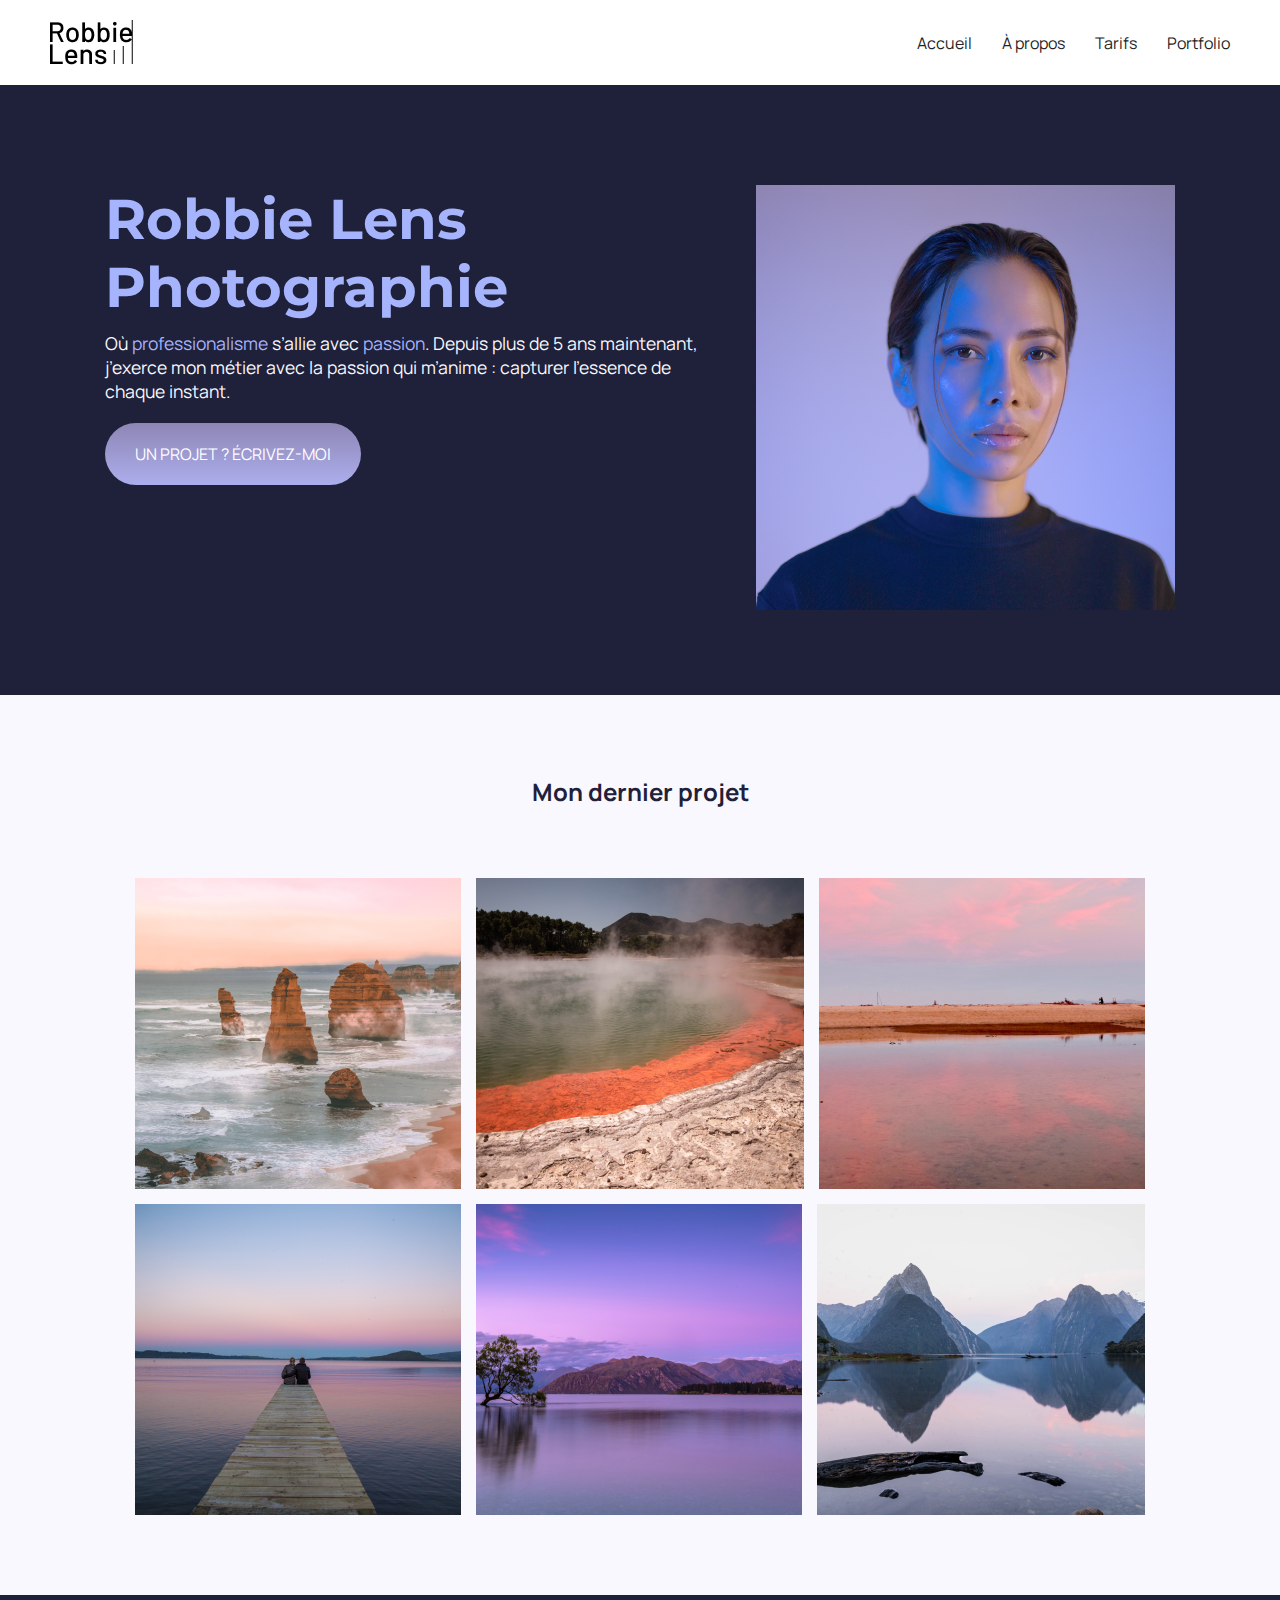
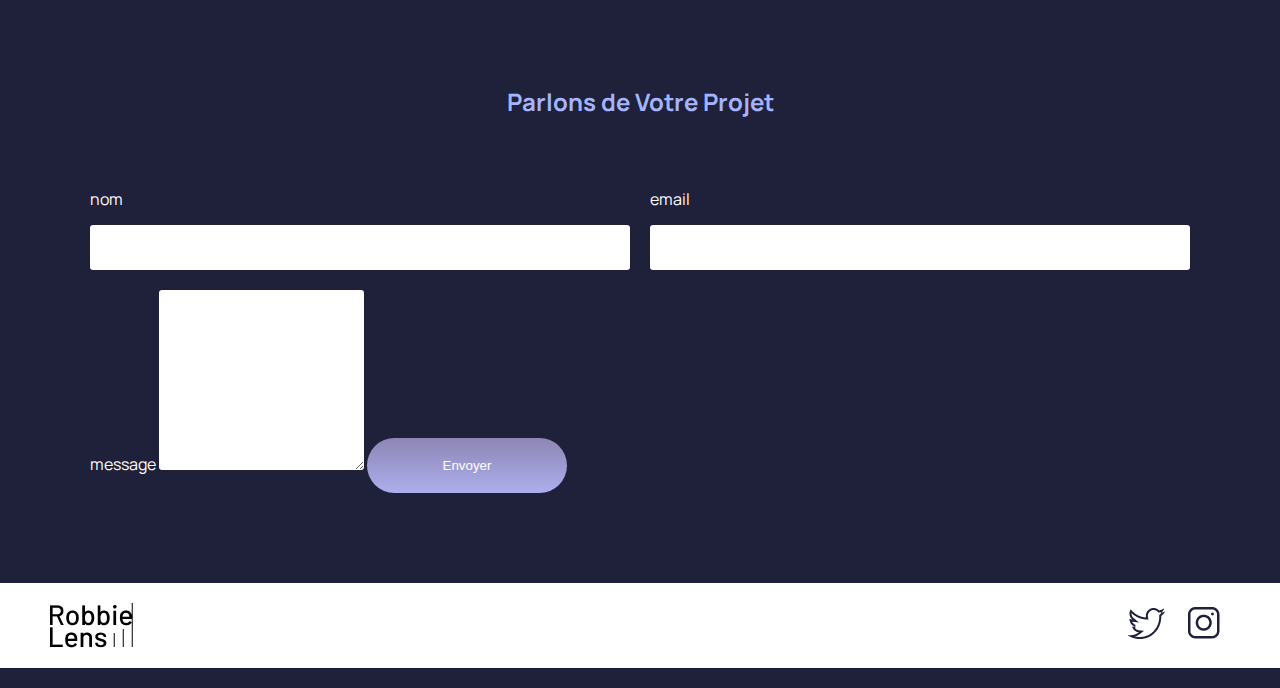
<file: index.html>
<!DOCTYPE html>
<html lang="fr">
  <head>
    <meta charset="utf-8" />
    <title>Accueil - Robbie Lens Photographie</title>
    <link href="assets/css/style.css" rel="stylesheet" />
    <link rel="preconnect" href="https://fonts.googleapis.com" />
    <link rel="preconnect" href="https://fonts.gstatic.com" crossorigin />
    <meta name="viewport" content="width=device-width, initial-scale=1.0">
    <link
      href="https://fonts.googleapis.com/css2?family=Manrope&family=Montserrat&display=swap"
      rel="stylesheet"
    />
  </head>

  <body>
    <div class="entete">
      <img src="assets/Images/logo.png" alt="Logo Robbie Lens" />
      <nav>
        <a href="about.html">Accueil</a>
        <a href="about.html">À propos</a>
        <a href="#">Tarifs</a>
        <a href="portfolio.html">Portfolio</a>
      </nav>
    </div>
    <main>
      <section class="principal">
        <div class="content1">
          <h1>Robbie Lens Photographie</h1>
          <p>
            Où <em>professionalisme</em> s’allie avec <em>passion</em>. Depuis
            plus de 5 ans maintenant, j’exerce mon métier avec la passion qui
            m’anime : capturer l’essence de chaque instant.
          </p>
          <a href="" class="cta">UN PROJET ? ÉCRIVEZ-MOI</a>
        </div>
        <div class="content2">
          <img
            src="assets/Images/robbie-lens.png"
            alt="Portrait avec effet de la photographe Robbie Lens"
          />
        </div>
      </section>
      <section class="last-projects">
        <h2>Mon dernier projet</h2>
        <div class="first-line">
          <img src="assets/Images/Rectangle1.png" alt="" />
          <img src="assets/Images/Rectangle 2.png" alt="" />
          <img src="assets/Images/Rectangle 3.png" alt="" />
        </div>
        <div class="second-line">
          <img src="assets/Images/Rectangle 4.png" alt="" />
          <img src="assets/Images/Rectangle 5.png" alt="" />
          <img src="assets/Images/Rectangle 6.png" alt="" />
        </div>
      </section>

      <section class="contact">
        <h2>Parlons de Votre Projet</h2>
        
        <form action="" method="get">
          <div class="form-nom-email">
            <div class="form-column">
              <label for="nom">nom</label>
              <input type="text" name="nom" id="nom">
            </div>
            <div class="form-column">
              <label for="mail">email</label>
              <input type="email" name="mail" id="mail">
            </div>
          </div>
        
            <label for="message">message</label>
            <textarea name="message" id="message" rows="10"></textarea>
    
          
          <input type="submit" value="Envoyer" class="cta">
        </form>
      </section>
    </main>

    <footer class="pied-de-page">
      <img src="assets/Images/logo.png" alt="Logo Robbie Lens" />
      <div class="logos">
        <a class="icon" target="_blank" href="https://twitter.com/">
          <img src="assets/Images/twitter.png" alt="Logo Twitter" />
        </a>
        <a class="icon" target="_blank" href="https://www.instagram.com/">
          <img src="assets/Images/instagram.png" alt="Logo Instagram" />
        </a>
      </div>
    </footer>
  </body>
</html>
</file>
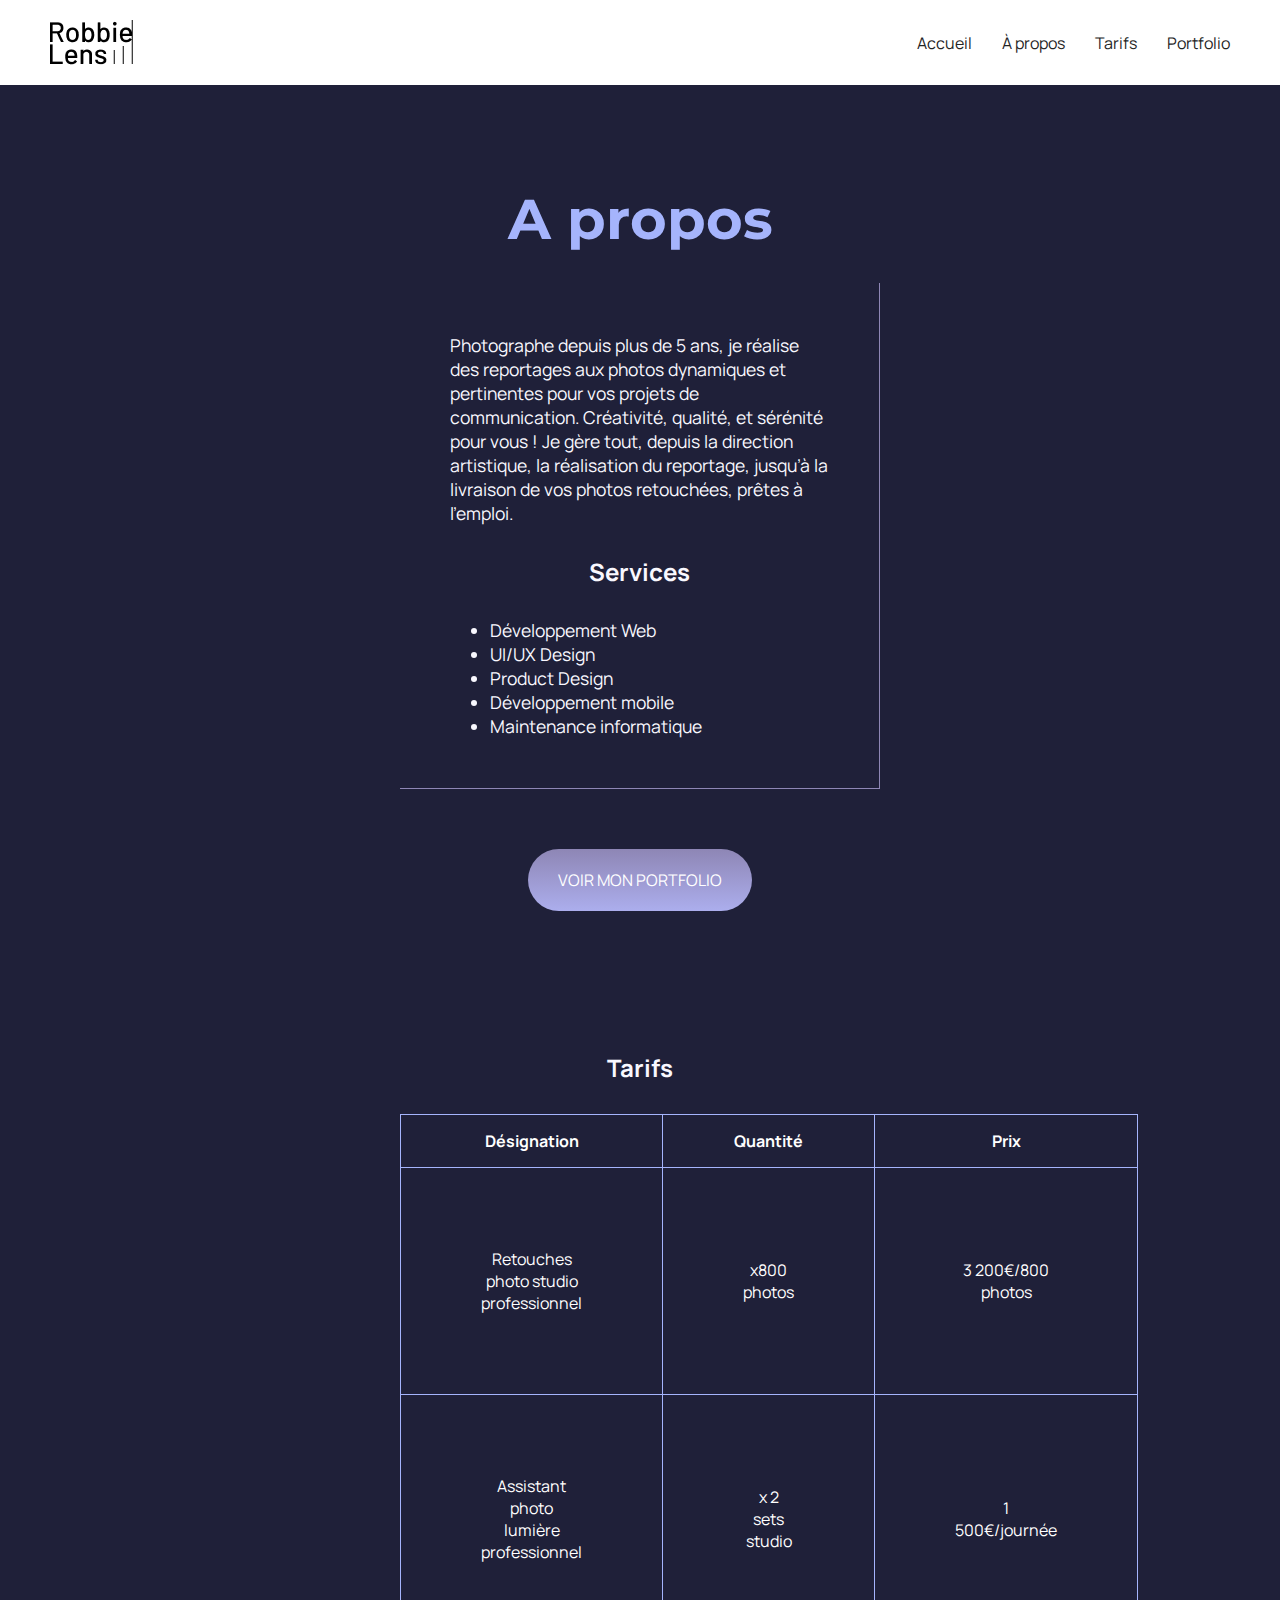
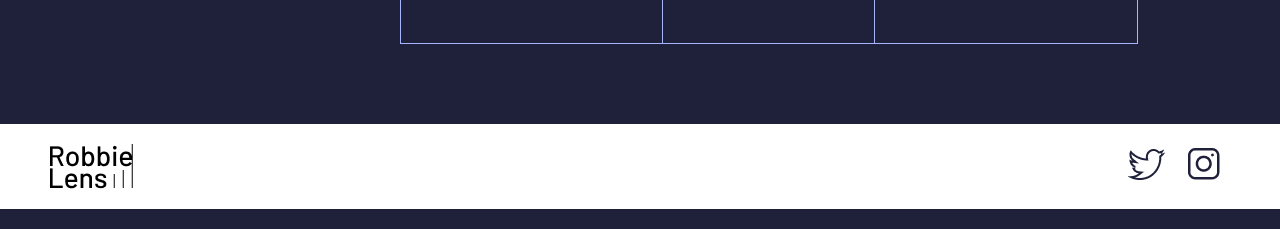
<file: about.html>
<!DOCTYPE html>
<html lang="fr">

<head>
    <meta charset="utf-8" />
    <title>A propos de moi</title>
    <link href="assets/css/style.css" rel="stylesheet" />
    <link rel="preconnect" href="https://fonts.googleapis.com" />
    <link rel="preconnect" href="https://fonts.gstatic.com" crossorigin />
    <link
      href="https://fonts.googleapis.com/css2?family=Manrope&family=Montserrat&display=swap"
      rel="stylesheet"
    />
</head>

<body>
  
    <div class="entete">
        <img src="assets/Images/logo.png" alt="Logo Robbie Lens" />
        <nav>
          <a href="about.html">Accueil</a>
          <a href="about.html">À propos</a>
          <a href="#">Tarifs</a>
          <a href="portfolio.html">Portfolio</a>
        </nav>
      </div>
    <main class="about-main">
        <section>
            <h1 class="about">A propos</h1>
<!-- carre-contenu -->
<div class="skills">
    <p>
        Photographe depuis plus de 5 ans, je réalise des reportages aux photos dynamiques et pertinentes pour vos
        projets de communication. Créativité, qualité, et sérénité pour vous ! Je gère tout, depuis la direction
        artistique, la réalisation du reportage, jusqu’à la livraison de vos photos retouchées, prêtes à l’emploi.
    </p>
    <h2 class="about">Services</h2>
    <ul>
        <li>Développement Web</li>
        <li>UI/UX Design</li>
        <li>Product Design</li>
        <li>Développement mobile</li>
        <li>Maintenance informatique</li>
    </ul>
</div>
        <div class="btn-cta">
            <a href="portfolio.html" class="cta">VOIR MON PORTFOLIO</a>
        </div>
        </section>

        <section class="tarif">
            <h2 class="about">Tarifs</h2>
            <table>
                <tr>
                    <th>Désignation</th>
                    <th>Quantité</th>
                    <th>Prix</th>
                    <tr>
                        <td>Retouches photo studio professionnel</td>
                        <td>x800 photos</td>
                        <td>3 200€/800 photos</td>
                    </tr>
                    <tr>
                        <td>Assistant photo lumière professionnel</td>
                        <td>x 2 sets studio</td>
                        <td>1 500€/journée</td>
                    </tr>
                </tr>
            </table>
        </section>
</main>
<footer class="pied-de-page">
    <img src="assets/Images/logo.png" alt="Logo Robbie Lens" />
    <div class="logos">
      <a class="icon" target="_blank" href="https://twitter.com/">
        <img src="assets/Images/twitter.png" alt="Logo Twitter" />
      </a>
      <a class="icon" target="_blank" href="https://www.instagram.com/">
        <img src="assets/Images/instagram.png" alt="Logo Instagram" />
      </a>
    </div>
  </footer>

</body>

</html>
</file>
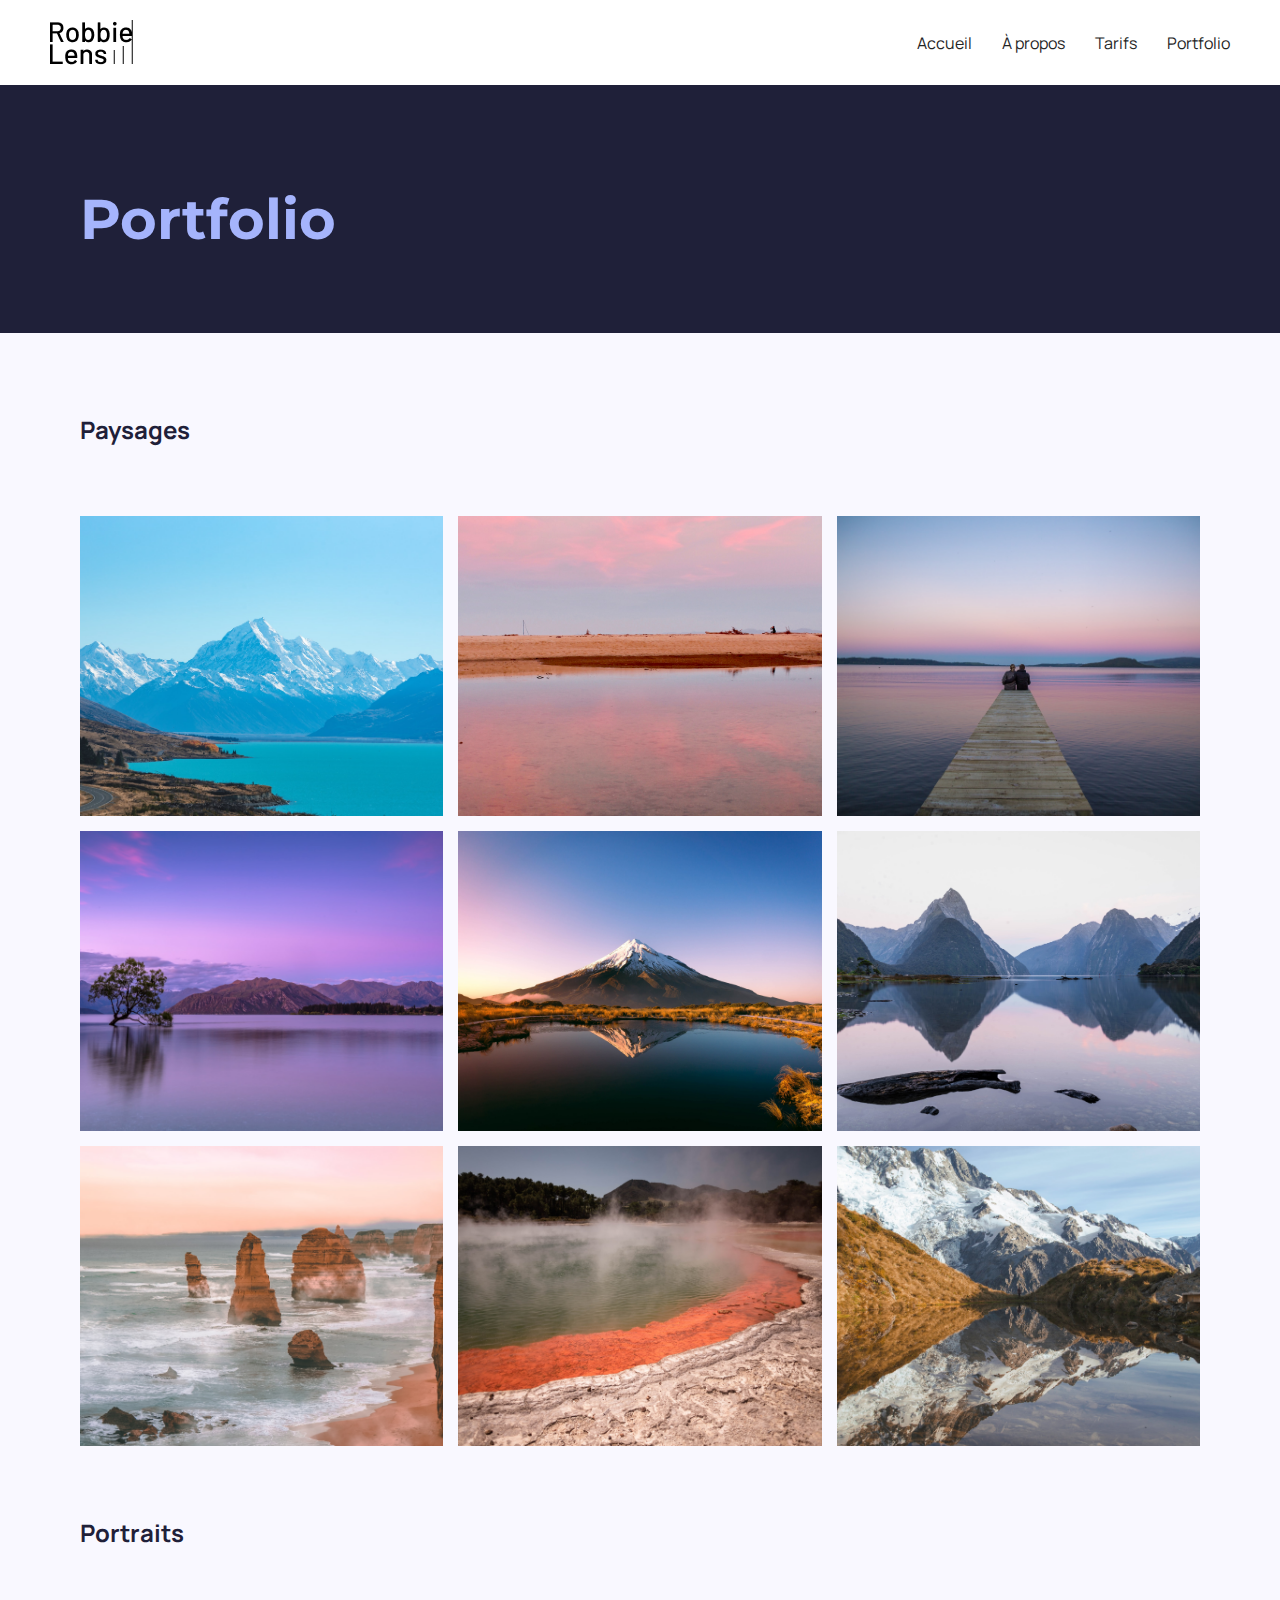
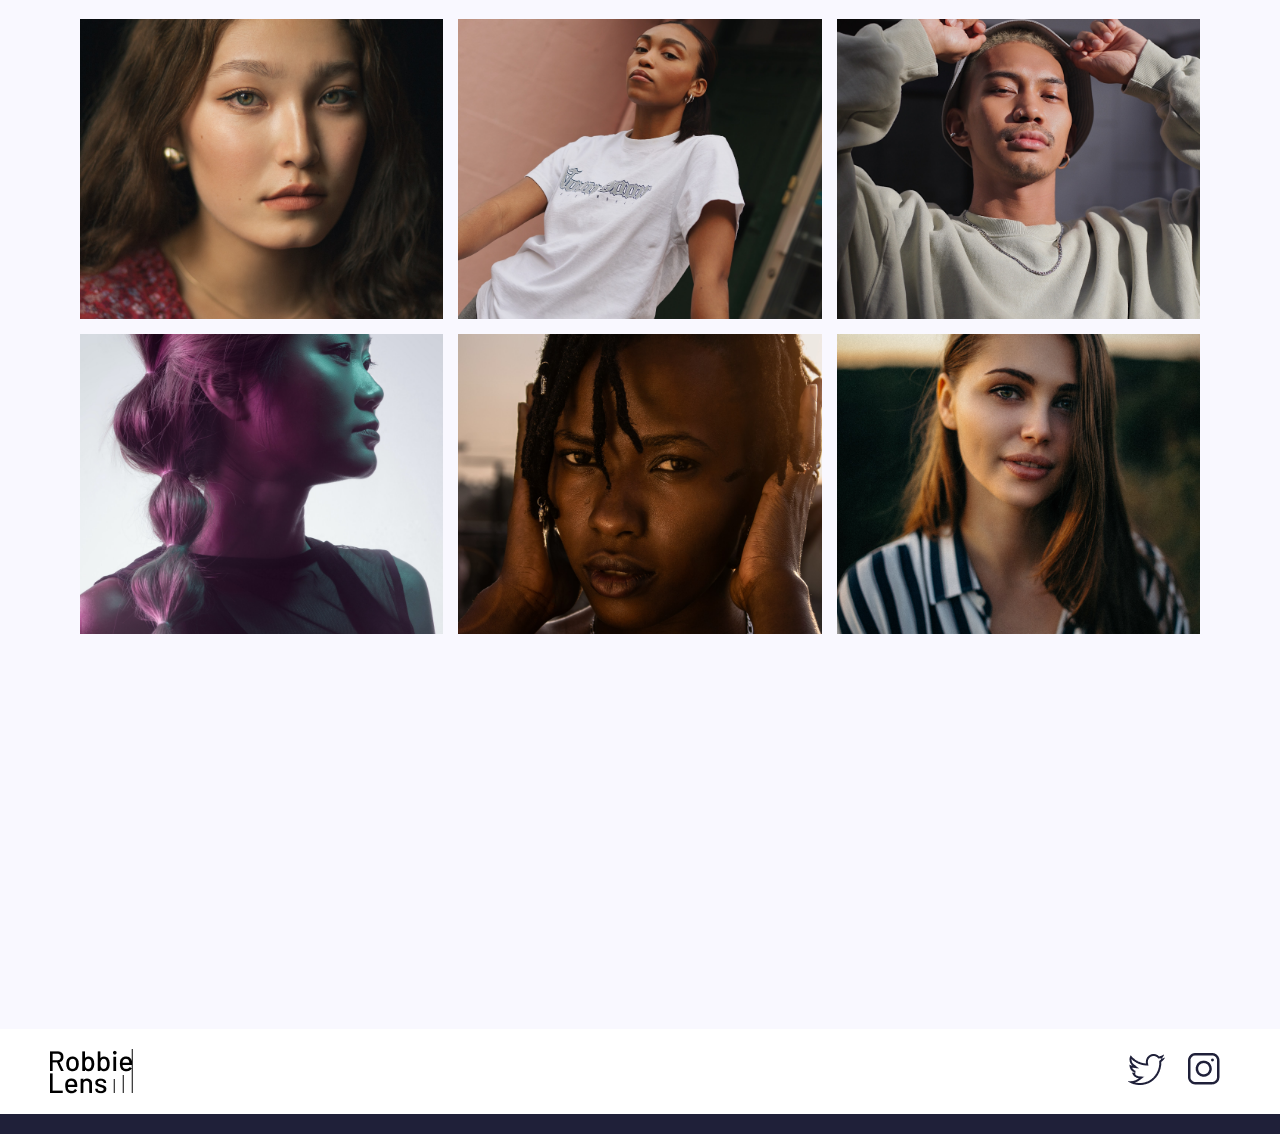
<file: portfolio.html>
<!DOCTYPE html>
<html lang="fr">
  <head>
    <meta charset="utf-8" />
    <title>Accueil - Robbie Lens Photographie</title>
    <link href="assets/css/style.css" rel="stylesheet" />
    <link rel="preconnect" href="https://fonts.googleapis.com" />
    <link rel="preconnect" href="https://fonts.gstatic.com" crossorigin />
    <link
      href="https://fonts.googleapis.com/css2?family=Manrope&family=Montserrat&display=swap"
      rel="stylesheet"
    />
  </head>

  <body>
    <div class="entete">
      <img src="assets/Images/logo.png" alt="Logo Robbie Lens" />
      <nav>
        <a href="about.html">Accueil</a>
        <a href="about.html">À propos</a>
        <a href="#">Tarifs</a>
        <a href="portfolio.html">Portfolio</a>
      </nav>
    </div>
    <main>
      <section>
        <div>
          <h1>Portfolio</h1>
      </section>
      <section class="portfolio">
        <h2>Paysages</h2>
        <div class="grid-paysage">
          <a class="lien-photos" href="assets/Images/paysage1.jpg">
            <img src="assets/Images/paysage1.jpg" alt="paysage1">
            <div class="photo-hover">Voir la photo</div>
          </a>
          <a href="assets/Images/paysage2.jpg" class="lien-photos">
          <img src="assets/Images/paysage2.jpg" alt="paysage2">
            <div class="photo-hover">Voir la photo</div>
          </a><a href="assets/Images/paysage3.jpg" class="lien-photos">
          <img src="assets/Images/paysage3.jpg" alt="paysage3">

            <div class="photo-hover">Voir la photo</div>
          </a><a href="assets/Images/paysage4.jpg" class="lien-photos">
          <img src="assets/Images/paysage4.jpg" alt="paysage4">

            <div class="photo-hover">Voir la photo</div>
          </a><a href="assets/Images/paysage5.jpg" class="lien-photos">
          <img src="assets/Images/paysage5.jpg" alt="paysage5">

            <div class="photo-hover">Voir la photo</div>
          </a><a href="assets/Images/paysage6.jpg" class="lien-photos">
          <img src="assets/Images/paysage6.jpg" alt="paysage6">

            <div class="photo-hover">Voir la photo</div>
          </a><a href="assets/Images/paysage7.jpg" class="lien-photos">
          <img src="assets/Images/paysage7.jpg" alt="paysage7">

            <div class="photo-hover">Voir la photo</div>
          </a><a href="assets/Images/paysage8.jpg" class="lien-photos">
          <img src="assets/Images/paysage8.jpg" alt="paysage8">

            <div class="photo-hover">Voir la photo</div>
          </a><a href="assets/Images/paysage9.jpg" class="lien-photos">
          <img src="assets/Images/paysage9.jpg" alt="paysage9"> 

            <div class="photo-hover">Voir la photo</div>
          </a>
        </div>
        <h2 class="portrait">Portraits</h2>
        <div class="grid-paysage">
          <a href="assets/Images/portrait1.jpg" class="lien-photos">
          <img src="assets/Images/portrait1.jpg" alt="Portrait1">

            <div class="photo-hover">Voir la photo</div>
          </a><a href="assets/Images/portrait2.jpg" class="lien-photos">
          <img src="assets/Images/portrait2.jpg" alt="Portrait">

            <div class="photo-hover">Voir la photo</div>
          </a><a href="assets/Images/portrait3.jpg" class="lien-photos">
          <img src="assets/Images/portrait3.jpg" alt="Portrait3">

            <div class="photo-hover">Voir la photo</div>
          </a><a href="assets/Images/portrait4.jpg" class="lien-photos">
          <img src="assets/Images/portrait4.jpg" alt="Portrait4">

            <div class="photo-hover">Voir la photo</div>
          </a><a href="assets/Images/portrait5.jpg" class="lien-photos">
          <img src="assets/Images/portrait5.jpg" alt="Portrait5">

            <div class="photo-hover">Voir la photo</div>
          </a><a href="assets/Images/portrait6.jpg" class="lien-photos">
          <img src="assets/Images/portrait6.jpg" alt="Portrait6">

            <div class="photo-hover">Voir la photo</div>
          </a>
        </div>

      </section>

    </main>

    <footer class="pied-de-page">
      <img src="assets/Images/logo.png" alt="Logo Robbie Lens" />
      <div class="logos">
        <a class="icon" target="_blank" href="https://twitter.com/">
          <img src="assets/Images/twitter.png" alt="Logo Twitter" />
        </a>
        <a class="icon" target="_blank" href="https://www.instagram.com/">
          <img src="assets/Images/instagram.png" alt="Logo Instagram" />
        </a>
      </div>
    </footer>
  </body>
</html>
</file>
<file: assets/css/style.css>
*{
margin: 0;
}

body {
  font-family: 'Manrope', sans-serif;
  font-size: 1em;
  background-color: #1f2039;
}

a {
  color: #242424;
  text-decoration: none;
}

a:hover{
text-decoration: underline;
}

em {
  color: #a5b4fc;
  font-style: normal;
}

h1 {
  font-size: 3.5em;
  color: #a5b4fc;
  font-family: 'Montserrat', sans-serif;
}

h2 {
  color: #f9f8ff;
}

p,
li {
  font-size: 1.1em;
  color: #f9f8ff;
}

.entete,
.pied-de-page{
display: flex;
flex-direction: row;
align-items: center;
justify-content: space-between;
background-color: white;
margin-bottom: 20px;
padding: 20px 50px;
}

.entete a{
  margin-left: 30px;
}

.pied-de-page a{
  padding : 50 px;

}

nav{
  display: flex;
  flex-wrap: wrap;
}

.content1 p{
  margin-bottom: 40px ;
}

.content1 h1{
  margin-bottom: 10px;
  font-weight: 700;
}

.cta {
  background: linear-gradient(#8e86b5, #acaeed);
  color: white;
  border-radius: 50px;
  padding: 20px 30px;
}
.cta:hover{
background: linear-gradient(90deg, rgba(105,100,132,1) 0%, rgba(135,136,186,1) 100%);
text-decoration: none;
}

.skills{
  border-right: 1px solid #8e86b5;
  border-bottom: 1px solid #8e86b5;
  padding: 50px;
  margin-bottom: 80px;
}

.skills h2{
  margin-top: 30px;
}

.skills ul{
  margin-top: 30px;
}

.icon:hover{
opacity: 0.5;
}

.about-main {
  width: 50%;
  margin: auto;
}

section{
  padding: 80px;
}

.tarif{
  padding: 80px;
}
.principal{
  display: flex;
  flex-direction:row ;
  flex-wrap: wrap-reverse;
  justify-content: space-around;
}

.content1{
  width: 600px;
}

.logos a{
  padding: 10px;
}

.last-projects{
  background-color: #f9f8ff;
}

.portfolio{
  background-color: #f9f8ff;
}

.last-projects h2{
  color: #1F2039;
  text-align: center;
  margin-bottom: 70px;
}

.portfolio h2{
  color: #1F2039;
  text-align: start;
  margin-bottom: 70px;
}

.first-line{
  display: flex;
  flex-direction: row;
  gap: 15px;
  justify-content: center;
  margin-bottom: 15px;
  flex-wrap: wrap;
}

.second-line {
  display: flex;
  flex-direction: row;
  gap: 15px;
  justify-content: center;
  flex-wrap: wrap;

}

.third-line{
  justify-content: center;
  margin-top: 60px;
  margin-left: 300px;
  flex-wrap: wrap;

}

.contact h2{
  color: #A5B4FC;
  text-align: center;
  margin-bottom: 70px;
}

.contact{
padding: 90px;
}

.grid-paysage{
  display: grid;
  grid-template-columns: repeat(3, 1fr);
  grid-template-rows: repeat(3, 300px);
  grid-column-gap: 15px;
  grid-row-gap: 15px;
}

.grid-portait{
  display: grid;
  grid-template-columns: 1fr 1fr 1fr;
  grid-template-rows: 300px 300px;
  gap: 15px;
}

.grid-paysage img,
.grid-portrait img {
  width: 100%;
  height: 100%;
  object-fit: cover;
}

.portrait{
  margin-top: 70px;
}

.lien-photos{
position: relative;
}

.photo-hover{
position: absolute;
top: 0;
left: 0;
right: 0;
bottom: 0;
display: flex;
align-items: center;
justify-content: center;
font-size: 1.5em;
color: white;
background-color: rgba(0, 0, 0, 0.7);
display: none;
}

.lien-photos:hover .photo-hover{
  display: flex;
}

.about{
  justify-content: center;
  text-align: center;
  margin-bottom: 30px;
}

.btn-cta{
  text-align: center;
}

table{
  border-collapse: collapse;
  color: white;
  margin: auto;
  text-align: center;
  width: 100%;
}
th, td{
  border: 1px solid #A5B4FC;
  padding: 15px;
}

td{
  padding: 80px;
}

form{
  color: white;
}

.form-nom-email{
  display: flex;
  flex-direction: row;
  gap : 20px;
}

input, textarea {
  padding: 15px;
  border-radius: 3px;
  border: none;
}

label{
margin-bottom: 15px;
}

.form-column{
  flex: 1;
    display: flex;
    flex-direction: column;
    margin-bottom: 20px;
}

input[type='submit'] {
  width: 200px;
  margin: auto;
  margin-top: 30px;
}

@media screen and (max-width: 996px) {
  header nav {
    flex-direction: column;
    align-items: center;
    justify-content: center;
  }

  .entete nav img {
    margin-bottom: 20px;
  }

  .entete,
  footer {
    padding: 20px 20px;
  }

  h1 {
    font-size: 2em;
  }

  section {
    padding: 50px 20px 50px 20px;
  }

  nav a {
    margin-left: 10px;
    margin-right: 10px;
  }
}
</file>
